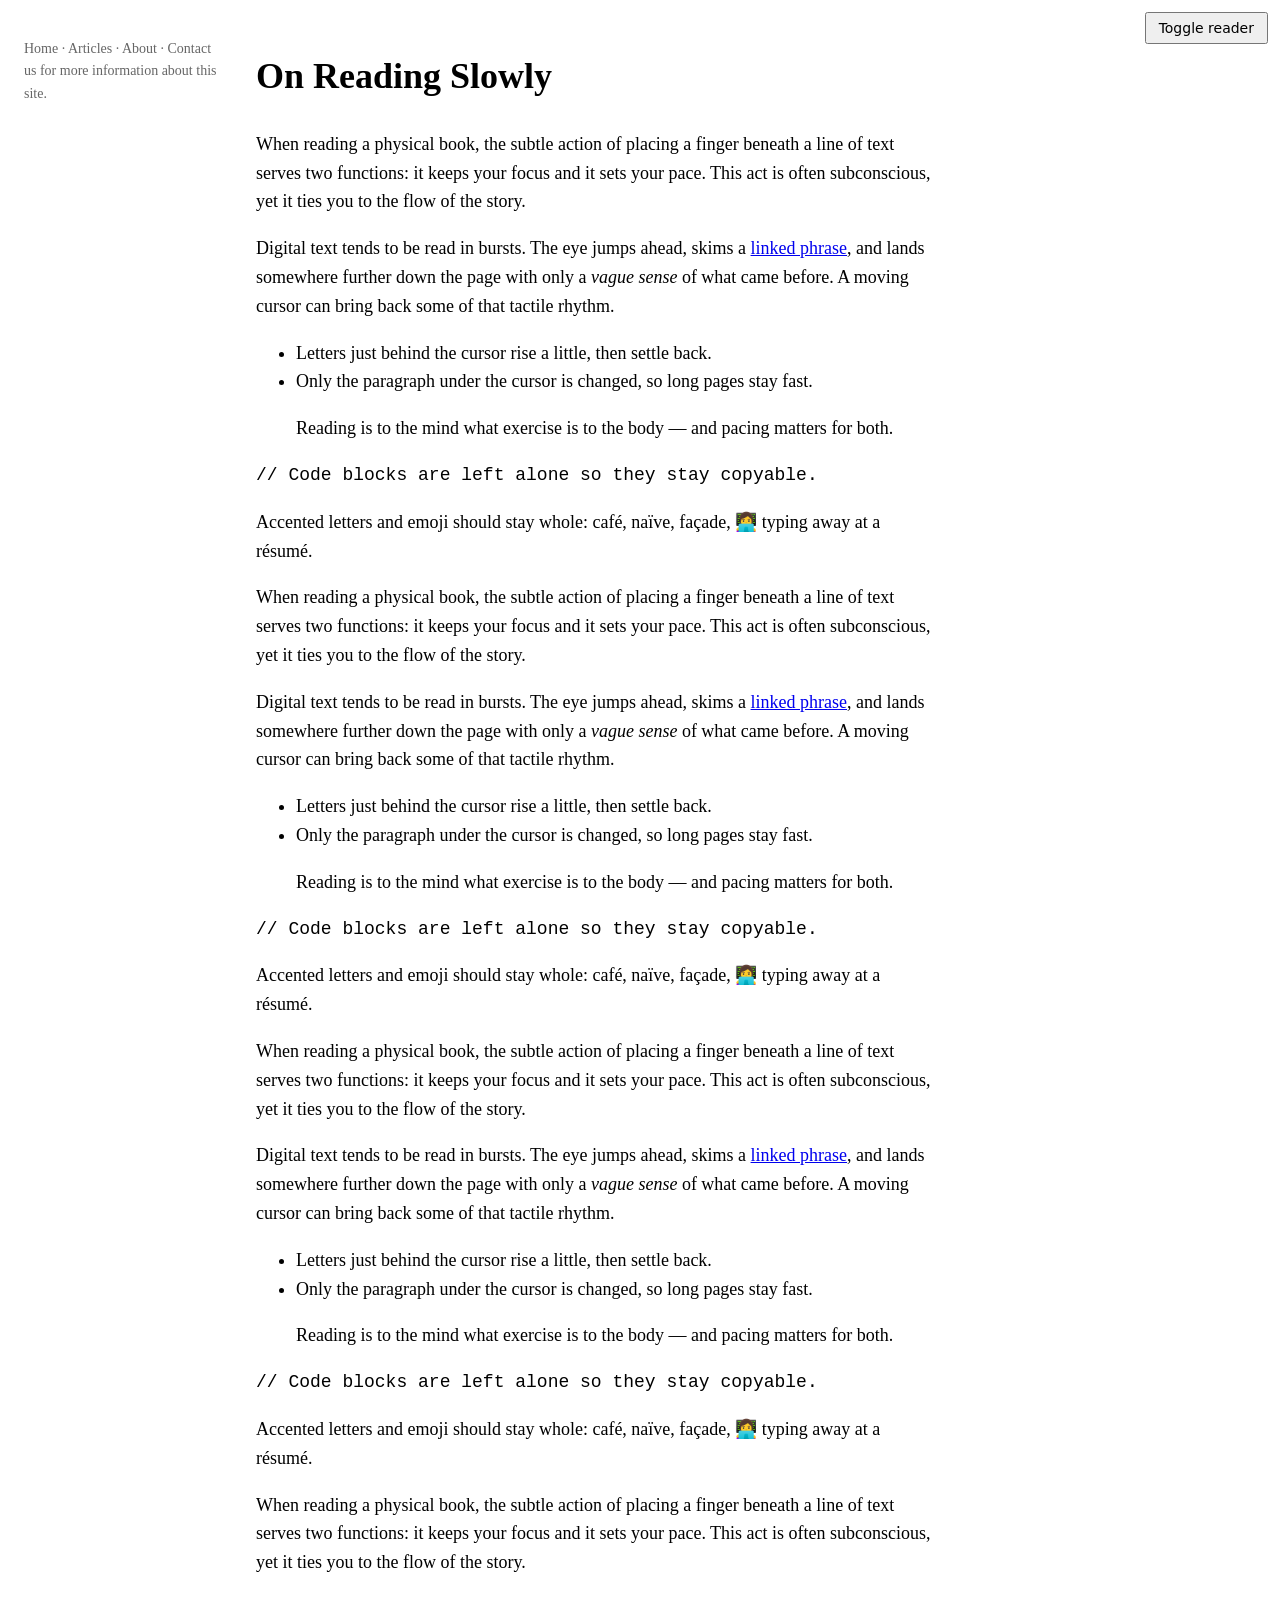
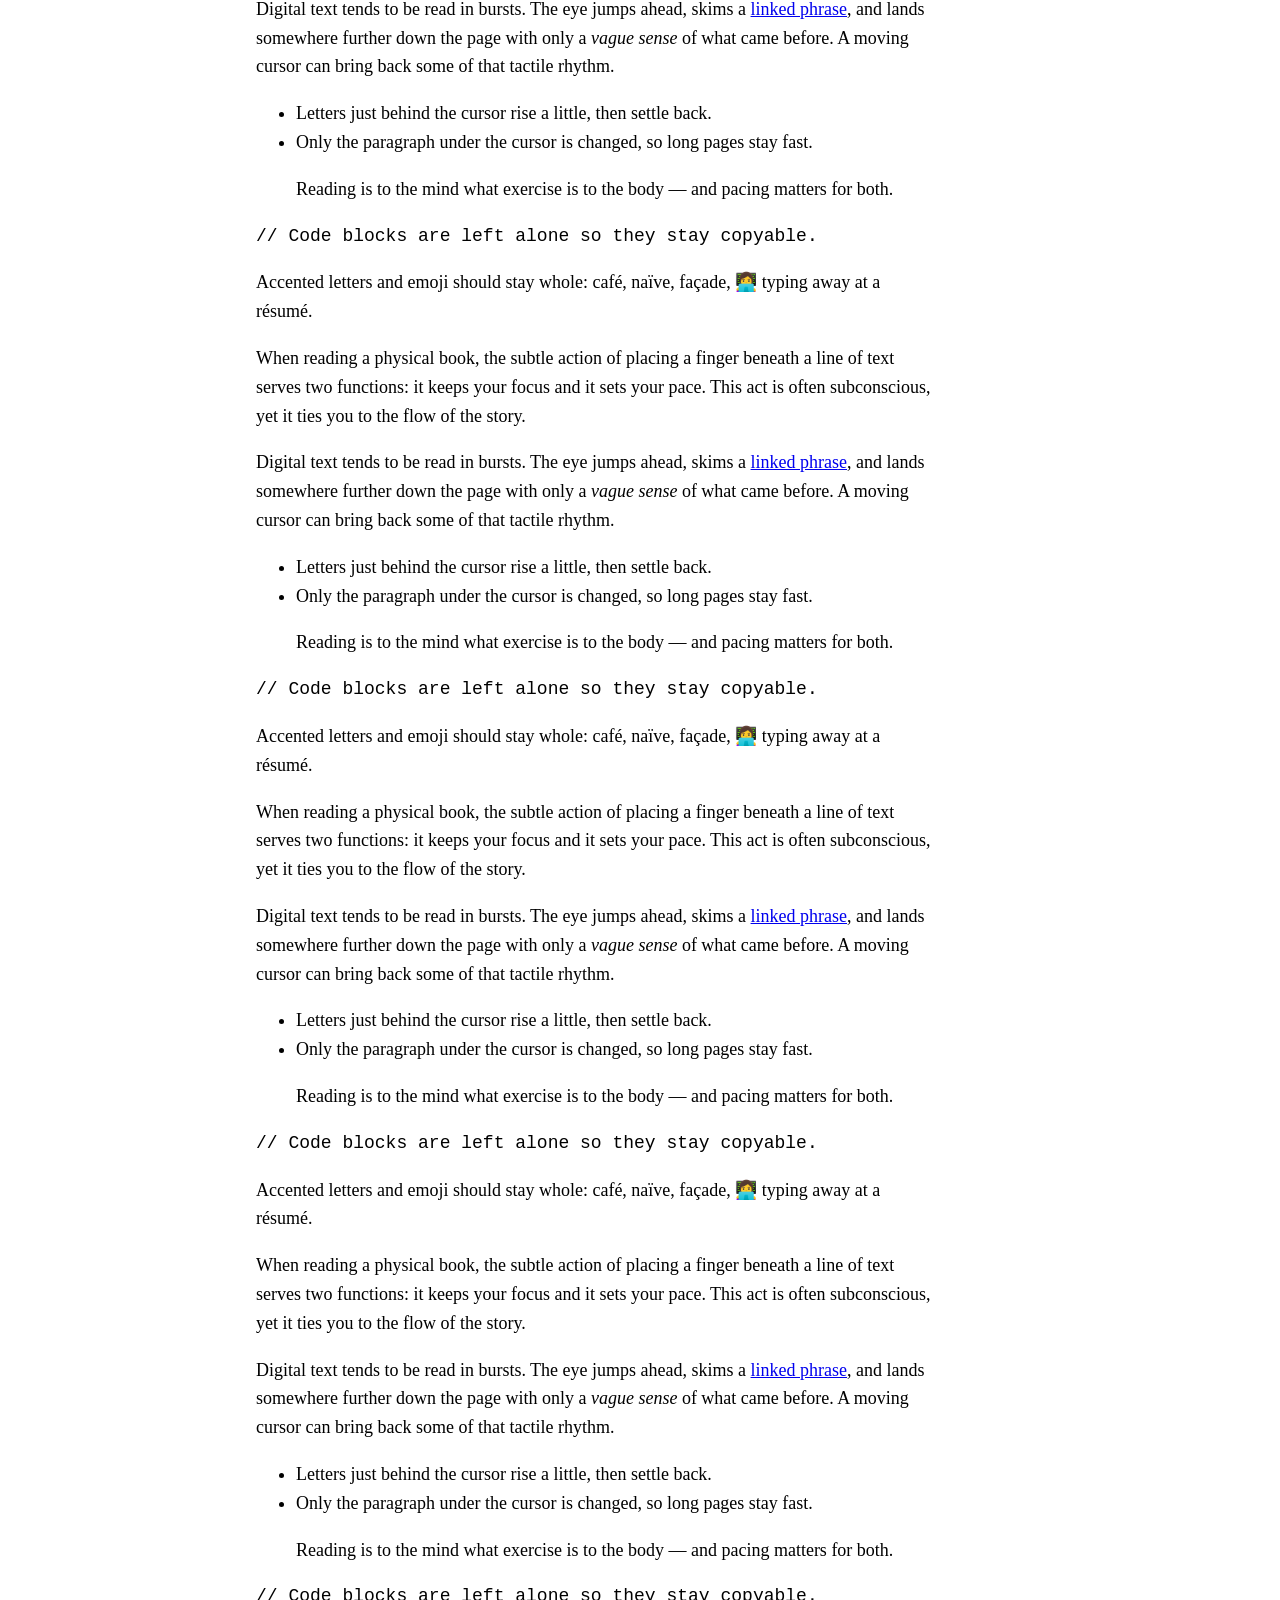
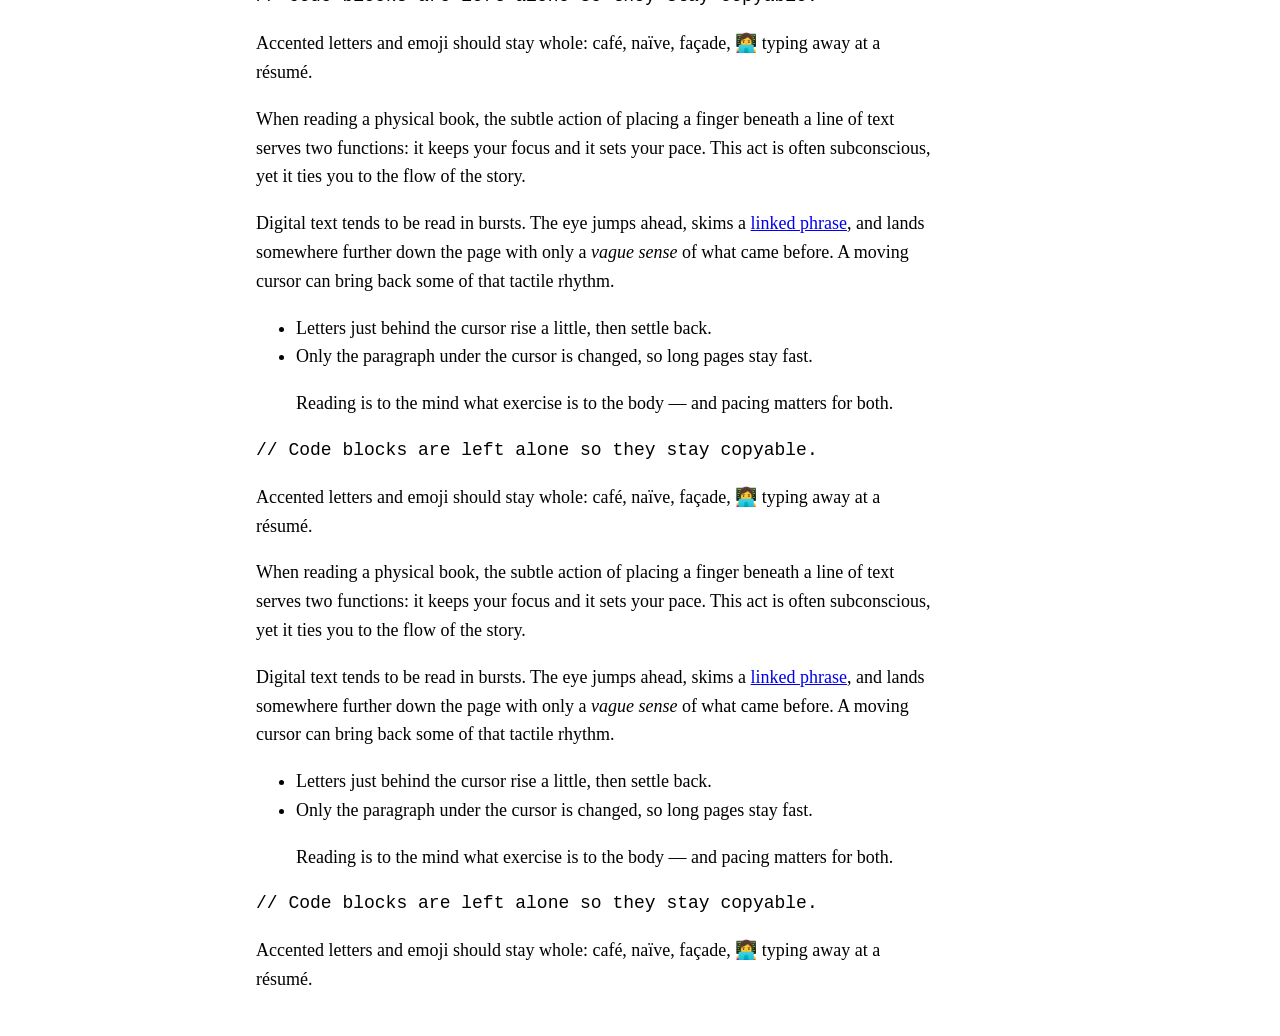
<file: test/index.html>
<!doctype html>
<html lang="en">
<head>
<meta charset="utf-8">
<meta name="viewport" content="width=device-width, initial-scale=1">
<title>Digital Reader test page</title>
<link rel="stylesheet" href="../content.css">
<style>
  body { font: 18px/1.6 Georgia, serif; margin: 0; display: grid; grid-template-columns: 200px 1fr; gap: 32px; padding: 24px; }
  nav p, aside p { font-size: 14px; color: #666; }
  .content { max-width: 680px; }
  #toggle { position: fixed; top: 12px; right: 12px; font: 14px system-ui; padding: 6px 12px; }
</style>
</head>
<body>
<!-- Stands in for any article page. The button does what the toolbar icon does in Chrome. -->
<button id="toggle">Toggle reader</button>
<nav>
  <p>Home · Articles · About · Contact us for more information about this site.</p>
</nav>
<div class="content">
  <h1>On Reading Slowly</h1>
  <p>When reading a physical book, the subtle action of placing a finger beneath a line of text serves two functions: it keeps your focus and it sets your pace. This act is often subconscious, yet it ties you to the flow of the story.</p>
  <p>Digital text tends to be read in bursts. The eye jumps ahead, skims a <a href="#">linked phrase</a>, and lands somewhere further down the page with only a <em>vague sense</em> of what came before. A moving cursor can bring back some of that tactile rhythm.</p>
  <ul>
    <li>Letters just behind the cursor rise a little, then settle back.</li>
    <li>Only the paragraph under the cursor is changed, so long pages stay fast.</li>
  </ul>
  <blockquote>Reading is to the mind what exercise is to the body — and pacing matters for both.</blockquote>
  <pre><code>// Code blocks are left alone so they stay copyable.</code></pre>
  <p>Accented letters and emoji should stay whole: café, naïve, façade, 👩‍💻 typing away at a résumé.</p>
</div>
<script>
  // Repeat the article so there is enough to scroll through when testing anti-skim.
  const content = document.querySelector('.content');
  const original = [...content.children].slice(1);
  for (let i = 0; i < 8; i++) for (const el of original) content.append(el.cloneNode(true));
</script>
<script src="chrome-stub.js"></script>
<script src="../settings.js"></script>
<script src="../content.js"></script>
<script>
  document.getElementById('toggle').onclick = () => window.__digitalReader.toggle();
</script>
</body>
</html>
</file>
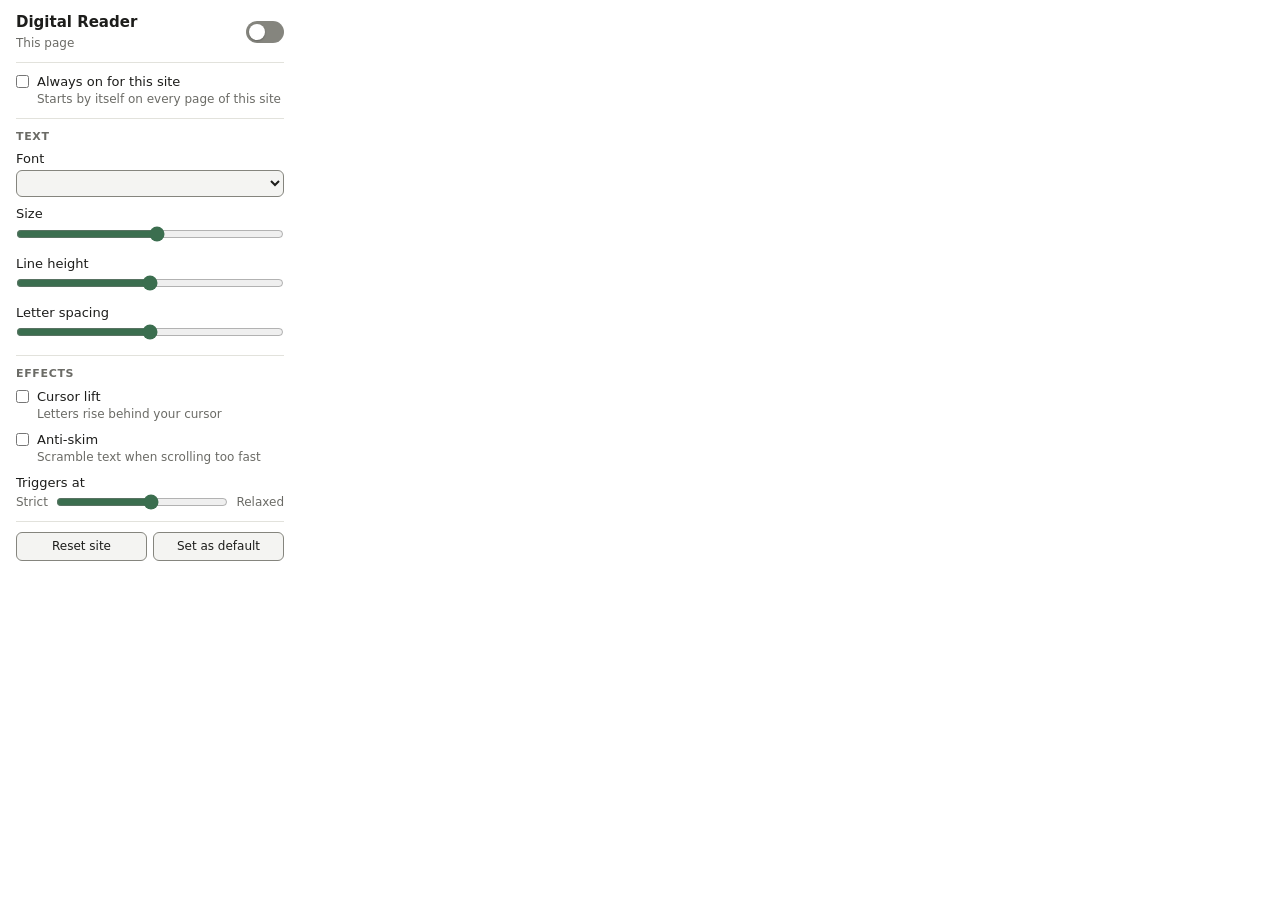
<file: popup.html>
<!doctype html>
<html lang="en">
<head>
<meta charset="utf-8">
<title>Digital Reader</title>
<link rel="stylesheet" href="popup.css">
</head>
<body>
<main class="popup">
  <header class="head">
    <div>
      <h1>Digital Reader</h1>
      <p class="site"><span id="site">This page</span><span id="status"></span></p>
    </div>
    <label class="switch" title="Turn the reader on or off (Alt+Shift+R)">
      <input type="checkbox" id="enabled" role="switch" aria-label="Reader on this page">
      <span class="track" aria-hidden="true"></span>
    </label>
  </header>

  <p class="notice" id="notice" role="status"></p>

  <!-- Kept outside the settings sections: it's a Chrome permission, not a saved setting. -->
  <div class="auto">
    <label class="check">
      <input type="checkbox" id="autoOn">
      <span>Always on for this site <small id="autoOn-hint">Starts by itself on every page of this site</small></span>
    </label>
  </div>

  <section>
    <h2>Text</h2>
    <div class="field">
      <div class="field-head"><label for="font">Font</label></div>
      <select id="font"></select>
    </div>
    <div class="field">
      <div class="field-head"><label for="size">Size</label><output for="size" id="size-out"></output></div>
      <input type="range" id="size" min="13" max="30" step="1" data-unit="px" data-digits="0">
    </div>
    <div class="field">
      <div class="field-head"><label for="lineHeight">Line height</label><output for="lineHeight" id="lineHeight-out"></output></div>
      <input type="range" id="lineHeight" min="1.2" max="2.6" step="0.1" data-unit="" data-digits="1">
    </div>
    <div class="field">
      <div class="field-head"><label for="letterSpacing">Letter spacing</label><output for="letterSpacing" id="letterSpacing-out"></output></div>
      <input type="range" id="letterSpacing" min="0" max="0.2" step="0.01" data-unit="em" data-digits="2">
    </div>
  </section>

  <section>
    <h2>Effects</h2>
    <label class="check">
      <input type="checkbox" id="lift">
      <span>Cursor lift <small>Letters rise behind your cursor</small></span>
    </label>
    <label class="check">
      <input type="checkbox" id="antiSkim">
      <span>Anti-skim <small>Scramble text when scrolling too fast</small></span>
    </label>
    <div class="field" id="skimField">
      <div class="field-head"><label for="skimSpeed">Triggers at</label><output for="skimSpeed" id="skimSpeed-out"></output></div>
      <div class="slider-row">
        <span aria-hidden="true">Strict</span>
        <input type="range" id="skimSpeed" min="0.75" max="3" step="0.25">
        <span aria-hidden="true">Relaxed</span>
      </div>
    </div>
  </section>

  <footer class="foot">
    <div class="feedback" id="feedback" role="status"></div>
    <div class="buttons">
      <button type="button" id="reset" title="Forget this site’s settings and use your defaults">Reset site</button>
      <button type="button" id="makeDefault" title="Use these settings on sites you haven’t customized">Set as default</button>
    </div>
  </footer>
</main>
<script src="settings.js"></script>
<script src="reader.js"></script>
<script src="popup.js" type="module"></script>
</body>
</html>
</file>
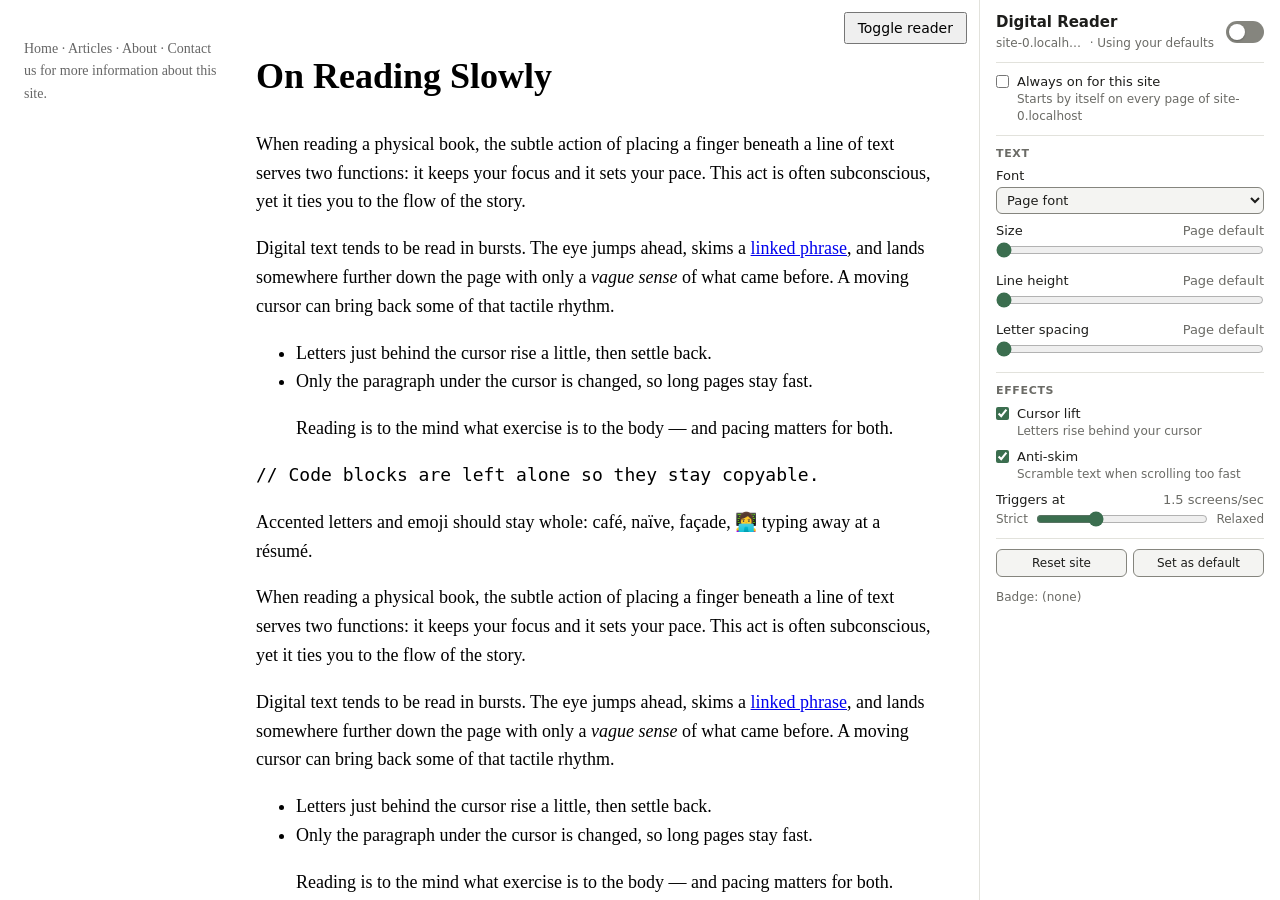
<file: test/popup.html>
<!doctype html>
<html lang="en">
<head>
<meta charset="utf-8">
<meta name="viewport" content="width=device-width, initial-scale=1">
<title>Digital Reader popup test</title>
<link rel="stylesheet" href="../popup.css">
<style>
  /* The real popup on the right, wired to the sample article on the left through stubbed chrome.* APIs. */
  body { display: flex; height: 100vh; overflow: hidden; }
  #page { flex: 1; min-width: 0; border: 0; }
  #panel { flex: none; overflow: auto; border-left: 1px solid var(--line); }
  #badge { margin: 0 16px 12px; color: var(--muted); font-size: 12px; }
</style>
</head>
<body>
<iframe id="page" src="index.html" title="Sample article"></iframe>
<div id="panel"><p id="badge">Badge: (none)</p></div>
<script src="chrome-stub.js"></script>
<script>
  const frame = document.getElementById('page');
  const loadScript = (doc, src, type) => new Promise((resolve, reject) => {
    const s = doc.createElement('script');
    s.src = src;
    if (type) s.type = type;
    s.onload = resolve;
    s.onerror = reject;
    doc.body.append(s);
  });

  // Site access the user has granted. The harness pretends every request is approved
  // (set window.denyPermissions = true to test a refusal).
  const granted = new Set();
  window.denyPermissions = false;

  // The popup's tab is the framed article; scripts "injected into the tab" run inside the frame.
  Object.assign(window.chromeStub, {
    permissions: {
      contains: async ({ origins }) => origins.every((o) => granted.has(o)),
      request: async ({ origins }) => { if (window.denyPermissions) return false; origins.forEach((o) => granted.add(o)); return true; },
      remove: async ({ origins }) => { origins.forEach((o) => granted.delete(o)); return true; },
      getAll: async () => ({ origins: [...granted] }),
    },
    tabs: { query: async () => [{ id: 1, url: frame.contentWindow.location.href }] },
    action: {
      setBadgeText: async ({ text }) => { document.getElementById('badge').textContent = `Badge: ${text || '(none)'}`; },
      setBadgeBackgroundColor: async () => {},
    },
    scripting: {
      insertCSS: async () => {},
      async executeScript({ func, args = [], files }) {
        const w = frame.contentWindow;
        if (files) {
          for (const f of files) await loadScript(w.document, `../${f}`);
          return [{ result: undefined }];
        }
        return [{ result: await w.eval(`(${func})`)(...args) }];
      },
    },
  });

  frame.addEventListener('load', async () => {
    const html = await (await fetch('../popup.html')).text();
    const popup = new DOMParser().parseFromString(html, 'text/html').querySelector('.popup');
    document.getElementById('panel').prepend(document.importNode(popup, true));
    await loadScript(document, '../settings.js');
    await loadScript(document, '../reader.js');
    await loadScript(document, '../popup.js', 'module');
  }, { once: true });
</script>
</body>
</html>
</file>
<file: content.css>
/* Letters of the paragraph under the cursor. Staying inline keeps the page's
   line breaks, kerning and link underlines; content.js lifts them with `top`. */
dr-text,
dr-c {
  display: inline;
}
dr-c {
  position: relative;
}

/* Reduced-motion stand-in for the lift. */
dr-c[data-lit] {
  background: rgba(255, 196, 0, 0.35);
  border-radius: 2px;
}

/* Popup settings: content.js sets these attributes on <html> only for settings you've changed,
   so anything left at "page default" keeps the site's own styling. Code stays monospace. */
html[data-dr-font] [data-dr-block],
html[data-dr-font] [data-dr-block] :not(code, kbd, samp, pre, pre *) {
  font-family: var(--dr-font) !important;
}
html[data-dr-size] [data-dr-block] {
  font-size: var(--dr-size) !important;
}
html[data-dr-line] [data-dr-block] {
  line-height: var(--dr-line) !important;
}
html[data-dr-spacing] [data-dr-block],
html[data-dr-spacing] [data-dr-block] * {
  letter-spacing: var(--dr-spacing) !important;
}

/* Anti-skim: content.js sets data-dr-skim on <html> while you scroll faster than reading pace. */
html[data-dr-skim="move"] [data-dr-block] {
  filter: url(#dr-scramble) blur(var(--dr-skim-blur, 0px));
}
html[data-dr-skim="still"] [data-dr-block] {
  opacity: var(--dr-skim-fade, 1);
}

dr-toast {
  all: initial;
  display: block;
  position: fixed;
  right: 16px;
  bottom: 16px;
  z-index: 2147483647;
  max-width: min(360px, calc(100vw - 32px));
  padding: 8px 12px;
  border-radius: 8px;
  background: #1f1f1f;
  color: #fff;
  font: 0.8125rem/1.4 system-ui, -apple-system, "Segoe UI", sans-serif;
  box-shadow: 0 4px 16px rgba(0, 0, 0, 0.25);
  pointer-events: none;
  animation: dr-toast-fade 160ms ease-out;
}

/* The toast only rises into place when motion is welcome; otherwise it just fades in. */
@media (prefers-reduced-motion: no-preference) {
  dr-toast { animation-name: dr-toast-rise; }
}

@keyframes dr-toast-fade {
  from { opacity: 0; }
}

@keyframes dr-toast-rise {
  from {
    opacity: 0;
    transform: translateY(4px);
  }
}
</file>
<file: popup.css>
:root {
  --bg: #ffffff;
  --surface: #f4f4f2;
  --text: #1d1d1b;
  --muted: #6b6b66;
  --line: #e2e2dc;            /* decorative dividers only */
  --control-border: #85857e;  /* edges of controls; 3:1 against --bg and --surface */
  --accent: #3b6e4f;
  --focus: #3b6e4f;
  color-scheme: light dark;
}

@media (prefers-color-scheme: dark) {
  :root {
    --bg: #1e1f1d;
    --surface: #2a2b28;
    --text: #ececea;
    --muted: #a3a39c;
    --line: #3a3b37;
    --control-border: #7a7b74;
    --accent: #7fb894;
    --focus: #7fb894;
  }
}

* { box-sizing: border-box; }

body {
  margin: 0;
  background: var(--bg);
  color: var(--text);
  font: 0.8125rem/1.4 system-ui, -apple-system, "Segoe UI", sans-serif;
}

/* Chrome caps popups at 600px tall, so everything here is sized to fit without scrolling. */
.popup {
  width: 300px;
  padding: 12px 16px;
}

h1 {
  margin: 0;
  font-size: 0.9375rem;
  font-weight: 650;
}

h2 {
  margin: 0 0 6px;
  font-size: 0.6875rem;
  font-weight: 600;
  letter-spacing: 0.06em;
  text-transform: uppercase;
  color: var(--muted);
}

.head {
  display: flex;
  align-items: center;
  justify-content: space-between;
  gap: 12px;
  padding-bottom: 10px;
  border-bottom: 1px solid var(--line);
}

.head > div {
  min-width: 0;
}

.site {
  display: flex;
  gap: 4px;
  margin: 2px 0 0;
  color: var(--muted);
  font-size: 0.75rem;
  white-space: nowrap;
}

/* The full host name is also shown in the "Always on" hint below. */
#site {
  overflow: hidden;
  text-overflow: ellipsis;
}

#status::before {
  content: "· ";
}

#status:empty {
  display: none;
}

/* Live regions stay in the page while empty so screen readers announce what is added. */
.notice:empty,
.feedback:empty {
  margin: 0;
  padding: 0;
}

.notice {
  margin: 10px 0 0;
  padding: 8px 10px;
  border-radius: 6px;
  background: var(--surface);
  color: var(--text);
  font-size: 0.75rem;
}

section,
.auto {
  padding: 10px 0;
  border-bottom: 1px solid var(--line);
}

.field + .field,
.check + .check,
.check + .field {
  margin-top: 8px;
}

.field-head {
  display: flex;
  justify-content: space-between;
  margin-bottom: 2px;
}

output {
  color: var(--muted);
  font-variant-numeric: tabular-nums;
}

select {
  width: 100%;
  padding: 4px 6px;
  border: 1px solid var(--control-border);
  border-radius: 6px;
  background: var(--surface);
  color: var(--text);
  font: inherit;
}

input[type="range"] {
  width: 100%;
  margin: 0;
  accent-color: var(--accent);
}

.slider-row {
  display: flex;
  align-items: center;
  gap: 8px;
  color: var(--muted);
  font-size: 0.75rem;
}

.check {
  display: flex;
  align-items: flex-start;
  gap: 8px;
  cursor: pointer;
}

.check input {
  margin: 2px 0 0;
  accent-color: var(--accent);
}

.check small {
  display: block;
  color: var(--muted);
  font-size: 0.75rem;
}

#skimField[aria-disabled="true"] {
  opacity: 0.45;
}

/* On/off switch */
.switch {
  position: relative;
  flex: none;
  width: 38px;
  height: 22px;
  cursor: pointer;
}

.switch input {
  position: absolute;
  inset: 0;
  margin: 0;
  opacity: 0;
  cursor: inherit;
}

.track {
  position: absolute;
  inset: 0;
  border-radius: 999px;
  background: var(--control-border);
}

.track::after {
  content: "";
  position: absolute;
  top: 3px;
  left: 3px;
  width: 16px;
  height: 16px;
  border-radius: 50%;
  background: #fff;
  box-shadow: 0 1px 2px rgba(0, 0, 0, 0.25);
}

.switch input:checked + .track { background: var(--accent); }
.switch input:checked + .track::after { transform: translateX(16px); }
.switch input:focus-visible + .track { outline: 2px solid var(--focus); outline-offset: 2px; }
.switch input:disabled + .track { opacity: 0.4; }

@media (prefers-reduced-motion: no-preference) {
  .track { transition: background-color 160ms ease-out; }
  .track::after { transition: transform 160ms ease-out; }
}

.foot {
  padding-top: 10px;
}

.feedback {
  display: flex;
  align-items: center;
  justify-content: space-between;
  gap: 8px;
  margin-bottom: 8px;
  color: var(--muted);
  font-size: 0.75rem;
}

.buttons {
  display: grid;
  grid-template-columns: 1fr 1fr;
  gap: 6px;
}

button {
  padding: 5px 9px;
  border: 1px solid var(--control-border);
  border-radius: 6px;
  background: var(--surface);
  color: var(--text);
  font: inherit;
  font-size: 0.75rem;
  cursor: pointer;
}

@media (hover: hover) {
  button:hover { border-color: var(--text); }
}

:focus-visible { outline: 2px solid var(--focus); outline-offset: 1px; }
</file>
